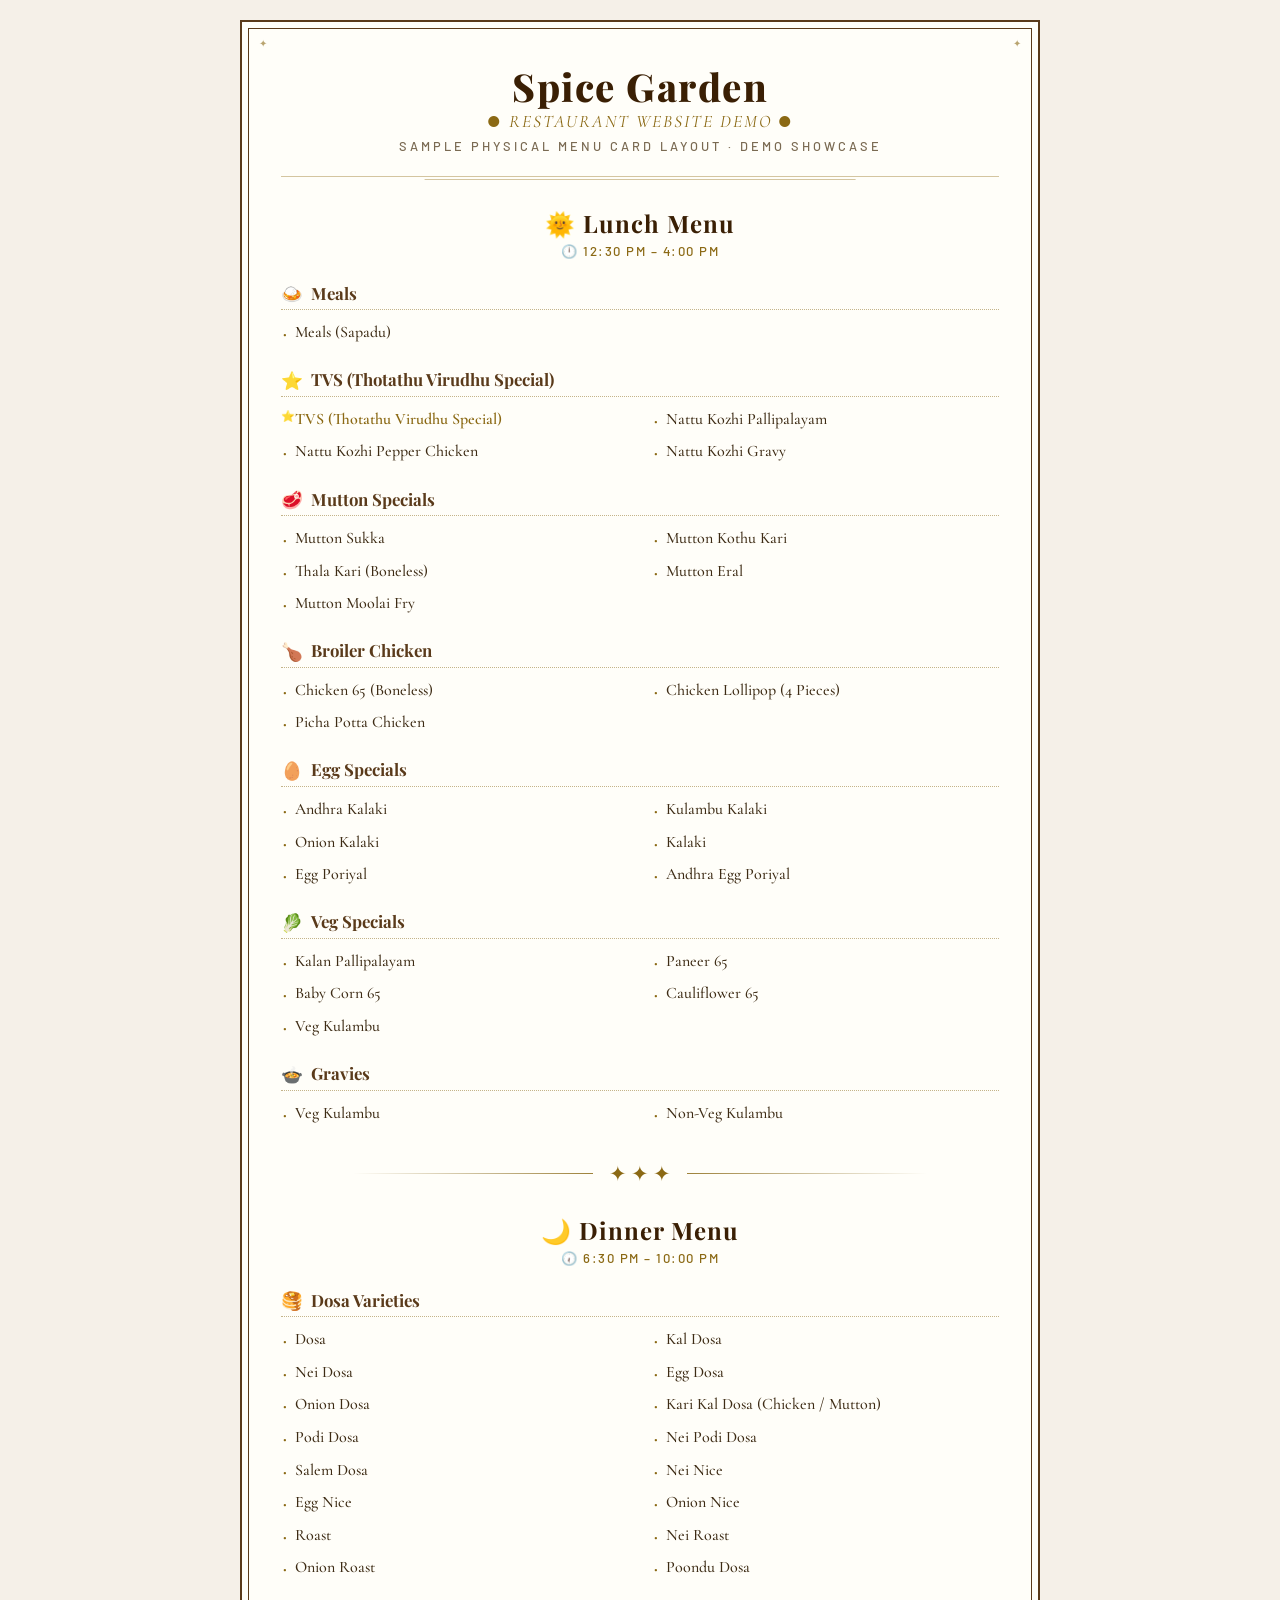
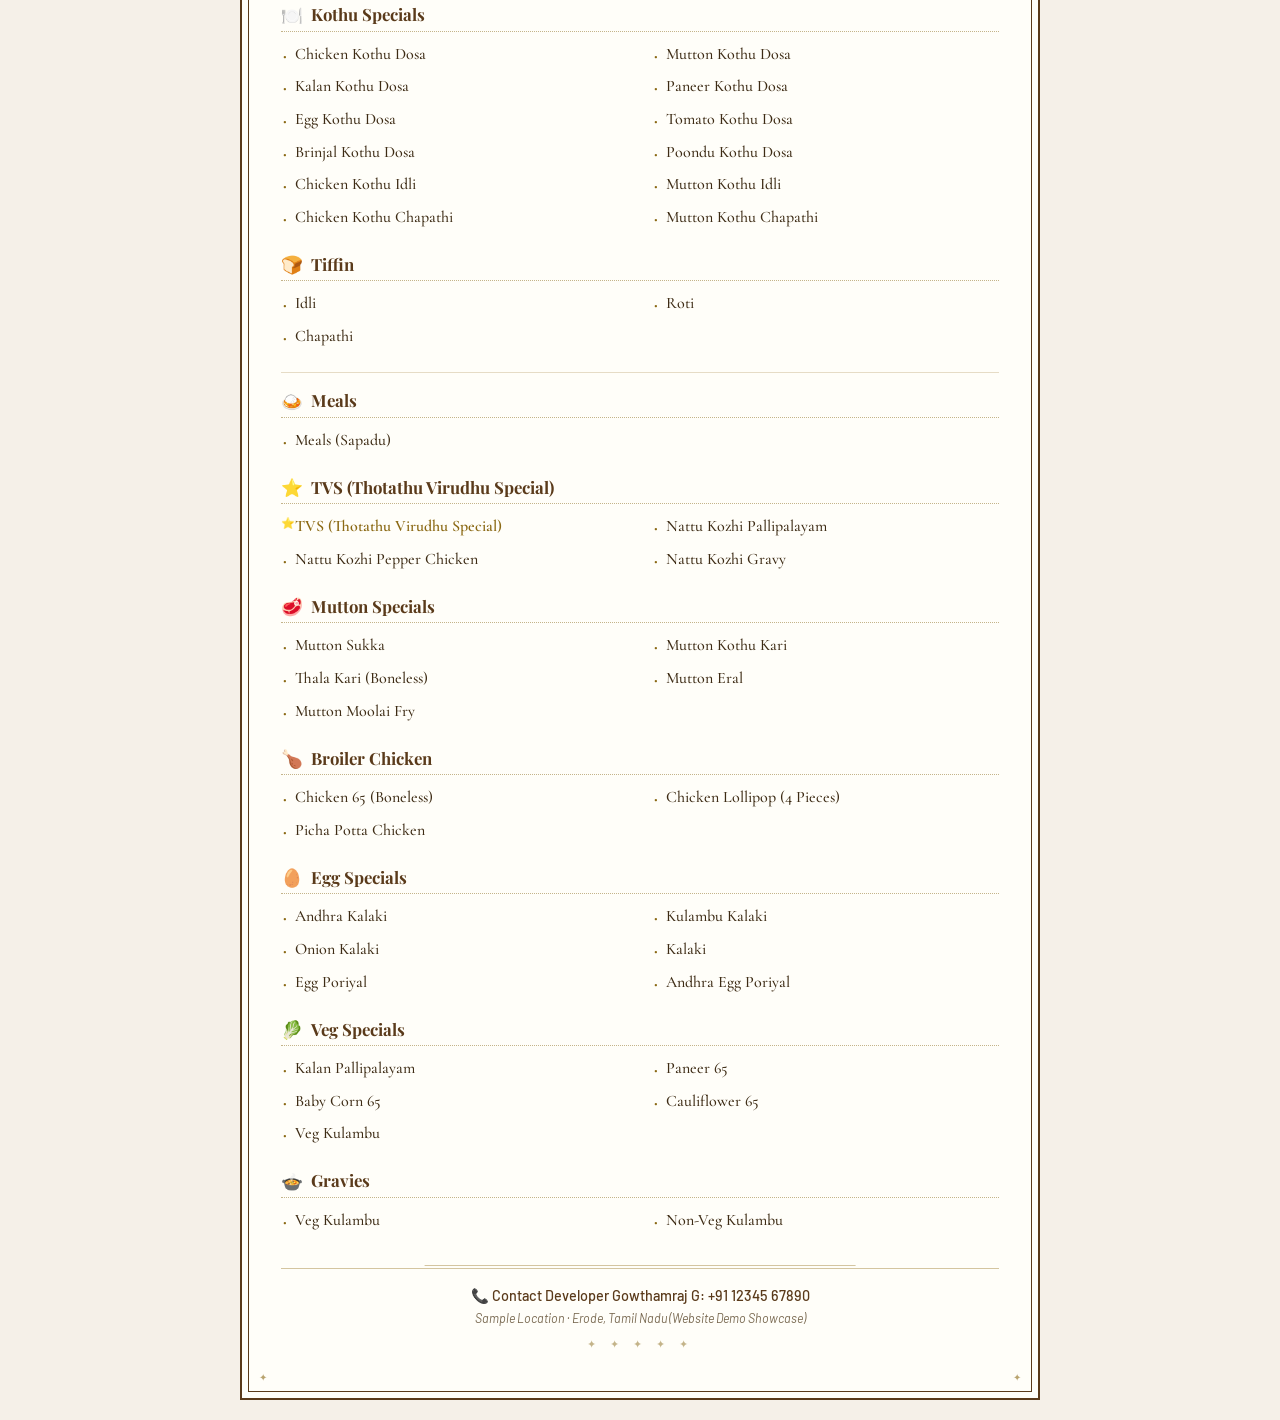
<file: menu-card.html>
<!DOCTYPE html>
<html lang="en">
<head>
<meta charset="UTF-8"/>
<meta name="viewport" content="width=device-width, initial-scale=1.0"/>
<title>Spice Garden – Restaurant Website Demo Card</title>
<meta name="description" content="Sample physical menu card layout of Spice Garden — Restaurant Website Demo by Gowthamraj G."/>
<link rel="preconnect" href="https://fonts.googleapis.com"/>
<link rel="preconnect" href="https://fonts.gstatic.com" crossorigin/>
<link href="https://fonts.googleapis.com/css2?family=Playfair+Display:ital,wght@0,600;0,700;0,800;1,600;1,700&family=Cormorant+Garamond:ital,wght@0,400;0,500;0,600;1,400;1,500;1,600&family=Barlow:wght@300;400;500;600&display=swap" rel="stylesheet"/>
<style>
  /* ── RESET ── */
  *, *::before, *::after { box-sizing: border-box; margin: 0; padding: 0; }

  body {
    font-family: 'Barlow', sans-serif;
    background: #f5f0e8;
    color: #2c1a0e;
    min-height: 100vh;
    display: flex;
    justify-content: center;
    padding: 20px;
    -webkit-font-smoothing: antialiased;
  }

  /* ── MENU CARD WRAPPER ── */
  .menu-card-outer {
    width: 100%;
    max-width: 800px;
    background: #fffef9;
    padding: 6px; /* gap from edge */
    position: relative;
  }

  /* Outer border */
  .menu-card-outer {
    border: 2.5px solid #5a3a1a;
  }

  /* Inner border via inset shadow & pseudo-element */
  .menu-card-inner {
    border: 1.5px solid #5a3a1a;
    padding: 36px 32px 40px;
    position: relative;
  }

  /* Corner decorations */
  .menu-card-inner::before,
  .menu-card-inner::after {
    content: '✦';
    position: absolute;
    font-size: 10px;
    color: #8b6914;
    opacity: 0.6;
  }
  .menu-card-inner::before { top: 8px; left: 10px; }
  .menu-card-inner::after { top: 8px; right: 10px; }

  .corner-bl, .corner-br {
    position: absolute;
    font-size: 10px;
    color: #8b6914;
    opacity: 0.6;
    bottom: 8px;
  }
  .corner-bl { left: 10px; }
  .corner-br { right: 10px; }

  /* ── HEADER ── */
  .card-header {
    text-align: center;
    margin-bottom: 30px;
    padding-bottom: 22px;
    border-bottom: 1px solid #d4c5a0;
    position: relative;
  }

  .card-header::after {
    content: '';
    position: absolute;
    bottom: -4px;
    left: 50%;
    transform: translateX(-50%);
    width: 60%;
    height: 1px;
    background: #d4c5a0;
  }

  .restaurant-name {
    font-family: 'Playfair Display', serif;
    font-size: 2.4rem;
    font-weight: 800;
    color: #3a1f04;
    letter-spacing: 1.5px;
    margin-bottom: 4px;
    line-height: 1.1;
  }

  .restaurant-tamil {
    font-family: 'Cormorant Garamond', serif;
    font-size: 1.1rem;
    color: #8b6914;
    font-style: italic;
    letter-spacing: 2px;
    margin-bottom: 6px;
  }

  .restaurant-tagline {
    font-size: 0.8rem;
    color: #7a6a52;
    letter-spacing: 3px;
    text-transform: uppercase;
    font-weight: 500;
  }

  /* ── MEAL SECTION (Lunch / Dinner) ── */
  .meal-section {
    margin-bottom: 32px;
  }

  .meal-title {
    font-family: 'Playfair Display', serif;
    font-size: 1.5rem;
    font-weight: 700;
    color: #3a1f04;
    text-align: center;
    margin-bottom: 4px;
    letter-spacing: 1px;
  }

  .meal-time {
    text-align: center;
    font-size: 0.82rem;
    color: #8b6914;
    font-weight: 500;
    letter-spacing: 1.5px;
    margin-bottom: 22px;
  }

  /* ── CATEGORY ── */
  .category {
    margin-bottom: 20px;
    page-break-inside: avoid;
  }

  .category-header {
    font-family: 'Playfair Display', serif;
    font-size: 1.05rem;
    font-weight: 700;
    color: #5a3a1a;
    padding-bottom: 5px;
    margin-bottom: 8px;
    border-bottom: 1px dotted #c4b48a;
    display: flex;
    align-items: center;
    gap: 8px;
  }

  .category-emoji {
    font-size: 1.1rem;
  }

  /* ── MENU ITEMS — 2-COLUMN ── */
  .items-grid {
    display: grid;
    grid-template-columns: 1fr 1fr;
    gap: 3px 24px;
  }

  .menu-item {
    font-family: 'Cormorant Garamond', serif;
    font-size: 1rem;
    font-weight: 500;
    color: #3d2b14;
    padding: 4px 0;
    position: relative;
    padding-left: 14px;
    line-height: 1.35;
  }

  .menu-item::before {
    content: '·';
    position: absolute;
    left: 2px;
    color: #8b6914;
    font-weight: 700;
    font-size: 1.2rem;
    line-height: 1.2;
  }

  .menu-item.star-item {
    font-weight: 600;
    color: #8b6914;
  }

  .menu-item.star-item::before {
    content: '⭐';
    font-size: 0.7rem;
    top: 5px;
    left: 0;
  }

  /* ── DIVIDERS ── */
  .section-divider {
    text-align: center;
    margin: 32px 0 28px;
    position: relative;
  }

  .section-divider::before {
    content: '';
    position: absolute;
    left: 10%;
    right: 10%;
    top: 50%;
    height: 1px;
    background: linear-gradient(90deg, transparent, #c4b48a, #8b6914, #c4b48a, transparent);
  }

  .section-divider span {
    background: #fffef9;
    padding: 0 16px;
    position: relative;
    font-size: 1.3rem;
    color: #8b6914;
  }

  .thin-rule {
    border: none;
    border-top: 1px solid #e6dcc6;
    margin: 16px 0;
  }

  /* ── FOOTER ── */
  .card-footer {
    text-align: center;
    margin-top: 28px;
    padding-top: 18px;
    border-top: 1px solid #d4c5a0;
    position: relative;
  }

  .card-footer::before {
    content: '';
    position: absolute;
    top: -4px;
    left: 50%;
    transform: translateX(-50%);
    width: 60%;
    height: 1px;
    background: #d4c5a0;
  }

  .footer-phone {
    font-size: 0.9rem;
    color: #5a3a1a;
    font-weight: 500;
    margin-bottom: 4px;
  }

  .footer-address {
    font-size: 0.78rem;
    color: #7a6a52;
    font-style: italic;
    line-height: 1.5;
  }

  .footer-ornament {
    margin-top: 10px;
    font-size: 0.7rem;
    color: #c4b48a;
    letter-spacing: 6px;
  }

  /* ── RESPONSIVE ── */
  @media (max-width: 600px) {
    body { padding: 10px; }
    .menu-card-inner { padding: 24px 18px 28px; }
    .restaurant-name { font-size: 1.7rem; }
    .meal-title { font-size: 1.2rem; }
    .items-grid { grid-template-columns: 1fr; gap: 2px; }
    .category-header { font-size: 0.95rem; }
    .menu-item { font-size: 0.95rem; }
  }

  /* ── PRINT ── */
  @media print {
    body { background: white; padding: 0; }
    .menu-card-outer { max-width: 100%; border-color: #000; }
    .menu-card-inner { border-color: #000; }
  }
</style>
</head>
<body>

<div class="menu-card-outer">
  <div class="menu-card-inner">
    <span class="corner-bl">✦</span>
    <span class="corner-br">✦</span>

    <!-- ═══ HEADER ═══ -->
    <header class="card-header">
      <h1 class="restaurant-name">Spice Garden</h1>
      <p class="restaurant-tamil">● RESTAURANT WEBSITE DEMO ●</p>
      <p class="restaurant-tagline">Sample Physical Menu Card Layout · Demo Showcase</p>
    </header>

    <!-- ═══════════════════════════════ -->
    <!--          LUNCH MENU            -->
    <!-- ═══════════════════════════════ -->
    <section class="meal-section" id="lunch-menu">
      <h2 class="meal-title">🌞 Lunch Menu</h2>
      <p class="meal-time">🕛 12:30 PM – 4:00 PM</p>

      <!-- Meals -->
      <div class="category">
        <div class="category-header"><span class="category-emoji">🍛</span> Meals</div>
        <div class="items-grid">
          <div class="menu-item">Meals (Sapadu)</div>
        </div>
      </div>

      <!-- TVS Special -->
      <div class="category">
        <div class="category-header"><span class="category-emoji">⭐</span> TVS (Thotathu Virudhu Special)</div>
        <div class="items-grid">
          <div class="menu-item star-item">TVS (Thotathu Virudhu Special)</div>
          <div class="menu-item">Nattu Kozhi Pallipalayam</div>
          <div class="menu-item">Nattu Kozhi Pepper Chicken</div>
          <div class="menu-item">Nattu Kozhi Gravy</div>
        </div>
      </div>

      <!-- Mutton Specials -->
      <div class="category">
        <div class="category-header"><span class="category-emoji">🥩</span> Mutton Specials</div>
        <div class="items-grid">
          <div class="menu-item">Mutton Sukka</div>
          <div class="menu-item">Mutton Kothu Kari</div>
          <div class="menu-item">Thala Kari (Boneless)</div>
          <div class="menu-item">Mutton Eral</div>
          <div class="menu-item">Mutton Moolai Fry</div>
        </div>
      </div>

      <!-- Broiler Chicken -->
      <div class="category">
        <div class="category-header"><span class="category-emoji">🍗</span> Broiler Chicken</div>
        <div class="items-grid">
          <div class="menu-item">Chicken 65 (Boneless)</div>
          <div class="menu-item">Chicken Lollipop (4 Pieces)</div>
          <div class="menu-item">Picha Potta Chicken</div>
        </div>
      </div>

      <!-- Egg Specials -->
      <div class="category">
        <div class="category-header"><span class="category-emoji">🥚</span> Egg Specials</div>
        <div class="items-grid">
          <div class="menu-item">Andhra Kalaki</div>
          <div class="menu-item">Kulambu Kalaki</div>
          <div class="menu-item">Onion Kalaki</div>
          <div class="menu-item">Kalaki</div>
          <div class="menu-item">Egg Poriyal</div>
          <div class="menu-item">Andhra Egg Poriyal</div>
        </div>
      </div>

      <!-- Veg Specials -->
      <div class="category">
        <div class="category-header"><span class="category-emoji">🥬</span> Veg Specials</div>
        <div class="items-grid">
          <div class="menu-item">Kalan Pallipalayam</div>
          <div class="menu-item">Paneer 65</div>
          <div class="menu-item">Baby Corn 65</div>
          <div class="menu-item">Cauliflower 65</div>
          <div class="menu-item">Veg Kulambu</div>
        </div>
      </div>

      <!-- Gravies -->
      <div class="category">
        <div class="category-header"><span class="category-emoji">🍲</span> Gravies</div>
        <div class="items-grid">
          <div class="menu-item">Veg Kulambu</div>
          <div class="menu-item">Non-Veg Kulambu</div>
        </div>
      </div>
    </section>

    <!-- ═══ DIVIDER ═══ -->
    <div class="section-divider"><span>✦ ✦ ✦</span></div>

    <!-- ═══════════════════════════════ -->
    <!--         DINNER MENU            -->
    <!-- ═══════════════════════════════ -->
    <section class="meal-section" id="dinner-menu">
      <h2 class="meal-title">🌙 Dinner Menu</h2>
      <p class="meal-time">🕡 6:30 PM – 10:00 PM</p>

      <!-- Dosa Varieties -->
      <div class="category">
        <div class="category-header"><span class="category-emoji">🥞</span> Dosa Varieties</div>
        <div class="items-grid">
          <div class="menu-item">Dosa</div>
          <div class="menu-item">Kal Dosa</div>
          <div class="menu-item">Nei Dosa</div>
          <div class="menu-item">Egg Dosa</div>
          <div class="menu-item">Onion Dosa</div>
          <div class="menu-item">Kari Kal Dosa (Chicken / Mutton)</div>
          <div class="menu-item">Podi Dosa</div>
          <div class="menu-item">Nei Podi Dosa</div>
          <div class="menu-item">Salem Dosa</div>
          <div class="menu-item">Nei Nice</div>
          <div class="menu-item">Egg Nice</div>
          <div class="menu-item">Onion Nice</div>
          <div class="menu-item">Roast</div>
          <div class="menu-item">Nei Roast</div>
          <div class="menu-item">Onion Roast</div>
          <div class="menu-item">Poondu Dosa</div>
        </div>
      </div>

      <!-- Kothu Specials -->
      <div class="category">
        <div class="category-header"><span class="category-emoji">🍽️</span> Kothu Specials</div>
        <div class="items-grid">
          <div class="menu-item">Chicken Kothu Dosa</div>
          <div class="menu-item">Mutton Kothu Dosa</div>
          <div class="menu-item">Kalan Kothu Dosa</div>
          <div class="menu-item">Paneer Kothu Dosa</div>
          <div class="menu-item">Egg Kothu Dosa</div>
          <div class="menu-item">Tomato Kothu Dosa</div>
          <div class="menu-item">Brinjal Kothu Dosa</div>
          <div class="menu-item">Poondu Kothu Dosa</div>
          <div class="menu-item">Chicken Kothu Idli</div>
          <div class="menu-item">Mutton Kothu Idli</div>
          <div class="menu-item">Chicken Kothu Chapathi</div>
          <div class="menu-item">Mutton Kothu Chapathi</div>
        </div>
      </div>

      <!-- Tiffin -->
      <div class="category">
        <div class="category-header"><span class="category-emoji">🍞</span> Tiffin</div>
        <div class="items-grid">
          <div class="menu-item">Idli</div>
          <div class="menu-item">Roti</div>
          <div class="menu-item">Chapathi</div>
        </div>
      </div>

      <hr class="thin-rule"/>

      <!-- Meals (Dinner) -->
      <div class="category">
        <div class="category-header"><span class="category-emoji">🍛</span> Meals</div>
        <div class="items-grid">
          <div class="menu-item">Meals (Sapadu)</div>
        </div>
      </div>

      <!-- TVS Special (Dinner) -->
      <div class="category">
        <div class="category-header"><span class="category-emoji">⭐</span> TVS (Thotathu Virudhu Special)</div>
        <div class="items-grid">
          <div class="menu-item star-item">TVS (Thotathu Virudhu Special)</div>
          <div class="menu-item">Nattu Kozhi Pallipalayam</div>
          <div class="menu-item">Nattu Kozhi Pepper Chicken</div>
          <div class="menu-item">Nattu Kozhi Gravy</div>
        </div>
      </div>

      <!-- Mutton Specials (Dinner) -->
      <div class="category">
        <div class="category-header"><span class="category-emoji">🥩</span> Mutton Specials</div>
        <div class="items-grid">
          <div class="menu-item">Mutton Sukka</div>
          <div class="menu-item">Mutton Kothu Kari</div>
          <div class="menu-item">Thala Kari (Boneless)</div>
          <div class="menu-item">Mutton Eral</div>
          <div class="menu-item">Mutton Moolai Fry</div>
        </div>
      </div>

      <!-- Broiler Chicken (Dinner) -->
      <div class="category">
        <div class="category-header"><span class="category-emoji">🍗</span> Broiler Chicken</div>
        <div class="items-grid">
          <div class="menu-item">Chicken 65 (Boneless)</div>
          <div class="menu-item">Chicken Lollipop (4 Pieces)</div>
          <div class="menu-item">Picha Potta Chicken</div>
        </div>
      </div>

      <!-- Egg Specials (Dinner) -->
      <div class="category">
        <div class="category-header"><span class="category-emoji">🥚</span> Egg Specials</div>
        <div class="items-grid">
          <div class="menu-item">Andhra Kalaki</div>
          <div class="menu-item">Kulambu Kalaki</div>
          <div class="menu-item">Onion Kalaki</div>
          <div class="menu-item">Kalaki</div>
          <div class="menu-item">Egg Poriyal</div>
          <div class="menu-item">Andhra Egg Poriyal</div>
        </div>
      </div>

      <!-- Veg Specials (Dinner) -->
      <div class="category">
        <div class="category-header"><span class="category-emoji">🥬</span> Veg Specials</div>
        <div class="items-grid">
          <div class="menu-item">Kalan Pallipalayam</div>
          <div class="menu-item">Paneer 65</div>
          <div class="menu-item">Baby Corn 65</div>
          <div class="menu-item">Cauliflower 65</div>
          <div class="menu-item">Veg Kulambu</div>
        </div>
      </div>

      <!-- Gravies (Dinner) -->
      <div class="category">
        <div class="category-header"><span class="category-emoji">🍲</span> Gravies</div>
        <div class="items-grid">
          <div class="menu-item">Veg Kulambu</div>
          <div class="menu-item">Non-Veg Kulambu</div>
        </div>
      </div>
    </section>

    <!-- ═══ FOOTER ═══ -->
    <footer class="card-footer">
      <p class="footer-phone">📞 Contact Developer Gowthamraj G: +91 12345 67890</p>
      <p class="footer-address">Sample Location · Erode, Tamil Nadu (Website Demo Showcase)</p>
      <p class="footer-ornament">✦ ✦ ✦ ✦ ✦</p>
    </footer>

  </div>
</div>

</body>
</html>
</file>
